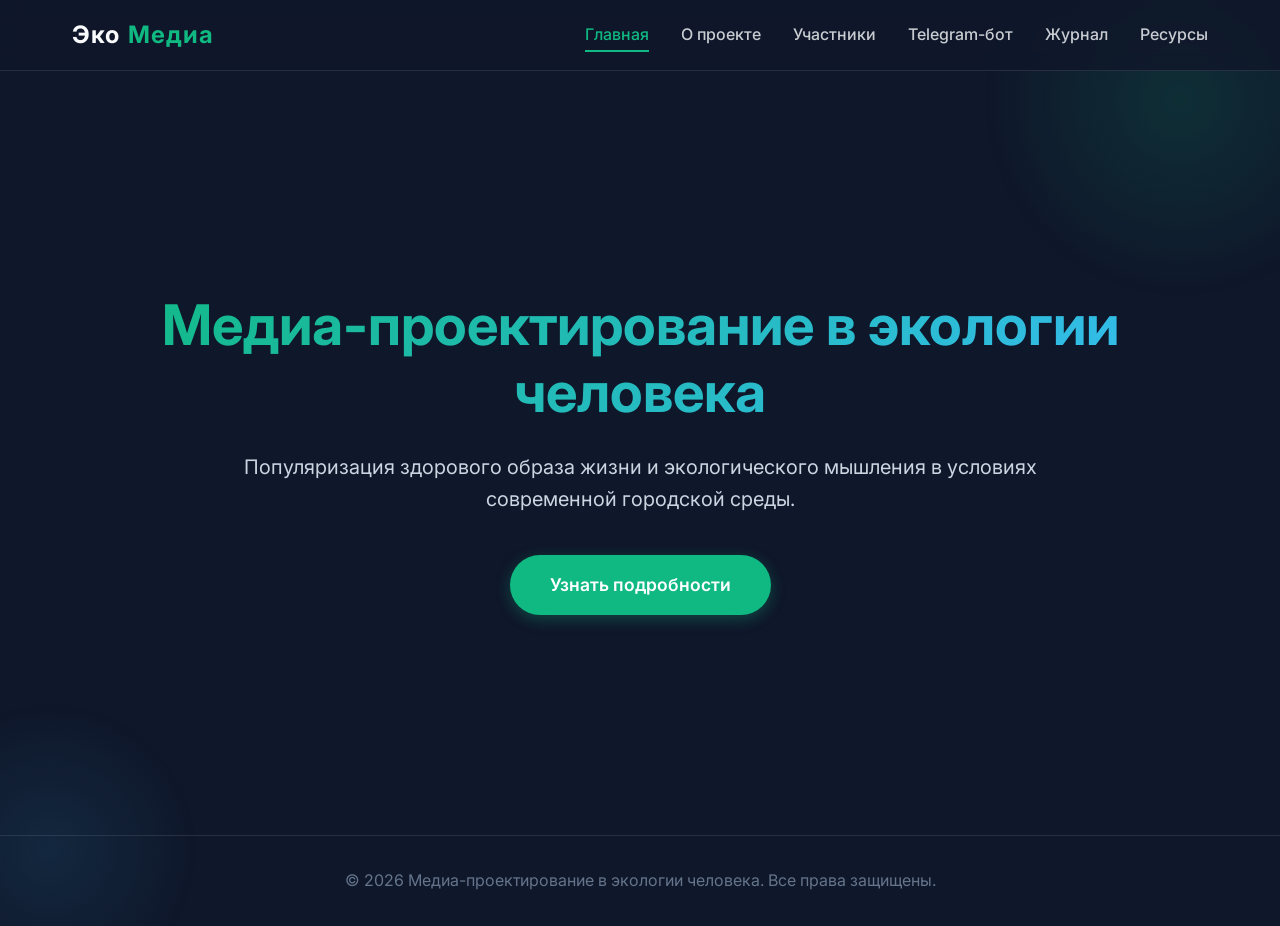
<file: site/index.html>
<!DOCTYPE html>
<html lang="ru">
<head>
    <meta charset="UTF-8">
    <meta name="viewport" content="width=device-width, initial-scale=1.0">
    <title>Главная | ЭкоМедиа</title>
    <link rel="stylesheet" href="css/style.css">
</head>
<body>

    <header>
        <nav>
            <div class="logo">Эко<span>Медиа</span></div>
            <ul class="nav-links">
                <li><a href="index.html" class="active">Главная</a></li>
                <li><a href="about.html" class="">О проекте</a></li>
                <li><a href="participants.html" class="">Участники</a></li>
                <li><a href="bot.html" class="">Telegram-бот</a></li>
                <li><a href="journal.html" class="">Журнал</a></li>
                <li><a href="resources.html" class="">Ресурсы</a></li>
            </ul>
        </nav>
    </header>

    <main>

        <section class="hero">
            <div class="hero-content">
                <h1>Медиа-проектирование в экологии человека</h1>
                <p>Популяризация здорового образа жизни и экологического мышления в условиях современной городской среды.</p>
                <a href="about.html" class="btn">Узнать подробности</a>
            </div>
        </section>

    </main>

    <footer>
        <p>&copy; 2026 Медиа-проектирование в экологии человека. Все права защищены.</p>
    </footer>

</body>
</html>
</file>
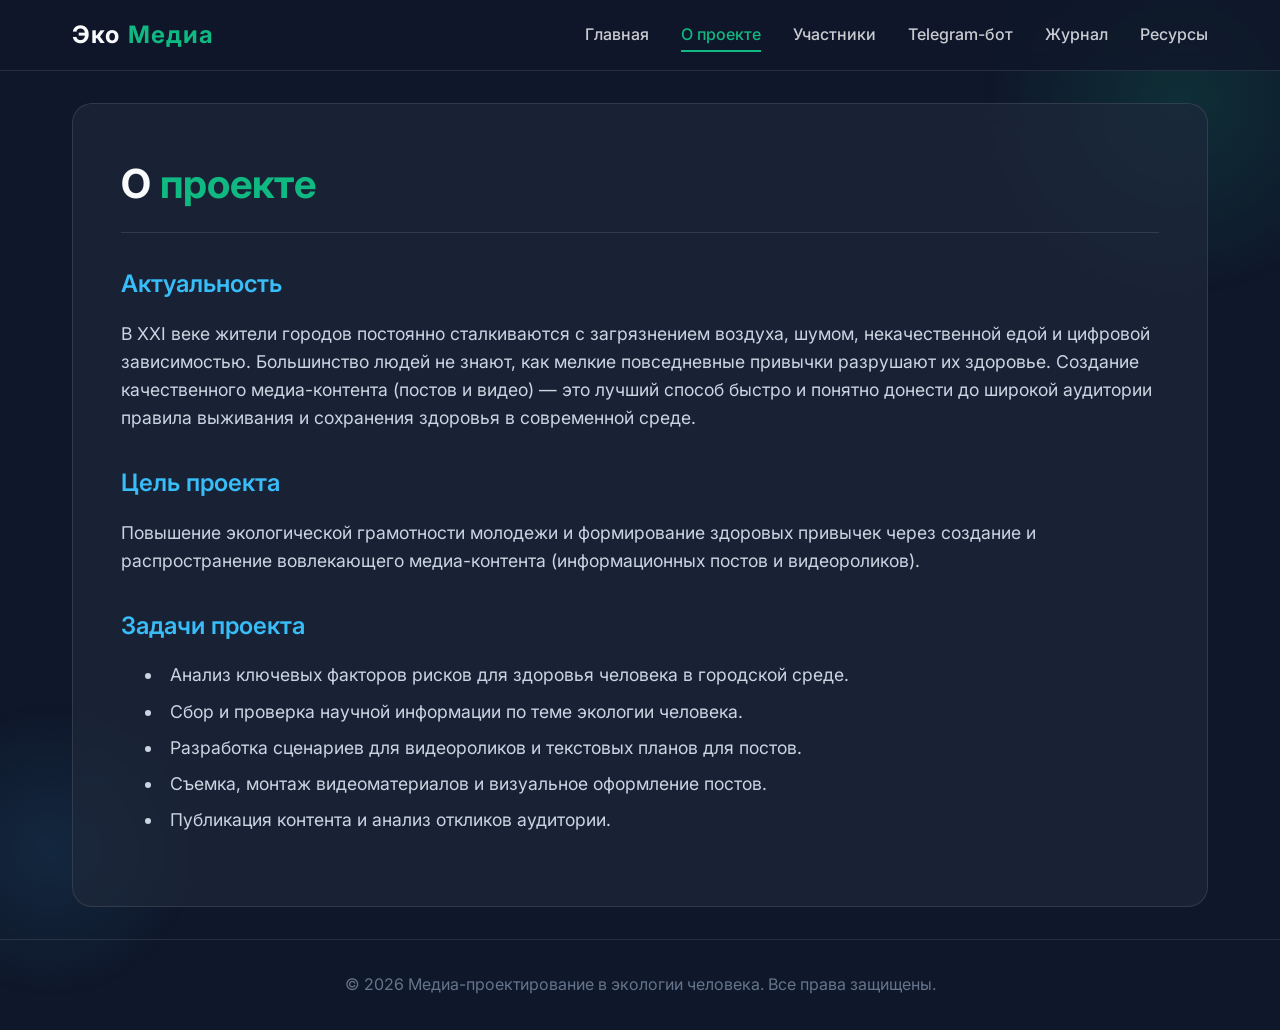
<file: site/about.html>
<!DOCTYPE html>
<html lang="ru">
<head>
    <meta charset="UTF-8">
    <meta name="viewport" content="width=device-width, initial-scale=1.0">
    <title>О проекте | ЭкоМедиа</title>
    <link rel="stylesheet" href="css/style.css">
</head>
<body>

    <header>
        <nav>
            <div class="logo">Эко<span>Медиа</span></div>
            <ul class="nav-links">
                <li><a href="index.html" class="">Главная</a></li>
                <li><a href="about.html" class="active">О проекте</a></li>
                <li><a href="participants.html" class="">Участники</a></li>
                <li><a href="bot.html" class="">Telegram-бот</a></li>
                <li><a href="journal.html" class="">Журнал</a></li>
                <li><a href="resources.html" class="">Ресурсы</a></li>
            </ul>
        </nav>
    </header>

    <main>

        <section class="content-section">
            <h2>О <span>проекте</span></h2>
            <h3>Актуальность</h3>
            <p>В XXI веке жители городов постоянно сталкиваются с загрязнением воздуха, шумом, некачественной едой и цифровой зависимостью. Большинство людей не знают, как мелкие повседневные привычки разрушают их здоровье. Создание качественного медиа-контента (постов и видео) — это лучший способ быстро и понятно донести до широкой аудитории правила выживания и сохранения здоровья в современной среде.</p>
            
            <h3>Цель проекта</h3>
            <p>Повышение экологической грамотности молодежи и формирование здоровых привычек через создание и распространение вовлекающего медиа-контента (информационных постов и видеороликов).</p>
            
            <h3>Задачи проекта</h3>
            <ul>
                <li>Анализ ключевых факторов рисков для здоровья человека в городской среде.</li>
                <li>Сбор и проверка научной информации по теме экологии человека.</li>
                <li>Разработка сценариев для видеороликов и текстовых планов для постов.</li>
                <li>Съемка, монтаж видеоматериалов и визуальное оформление постов.</li>
                <li>Публикация контента и анализ откликов аудитории.</li>
            </ul>
        </section>

    </main>

    <footer>
        <p>&copy; 2026 Медиа-проектирование в экологии человека. Все права защищены.</p>
    </footer>

</body>
</html>
</file>
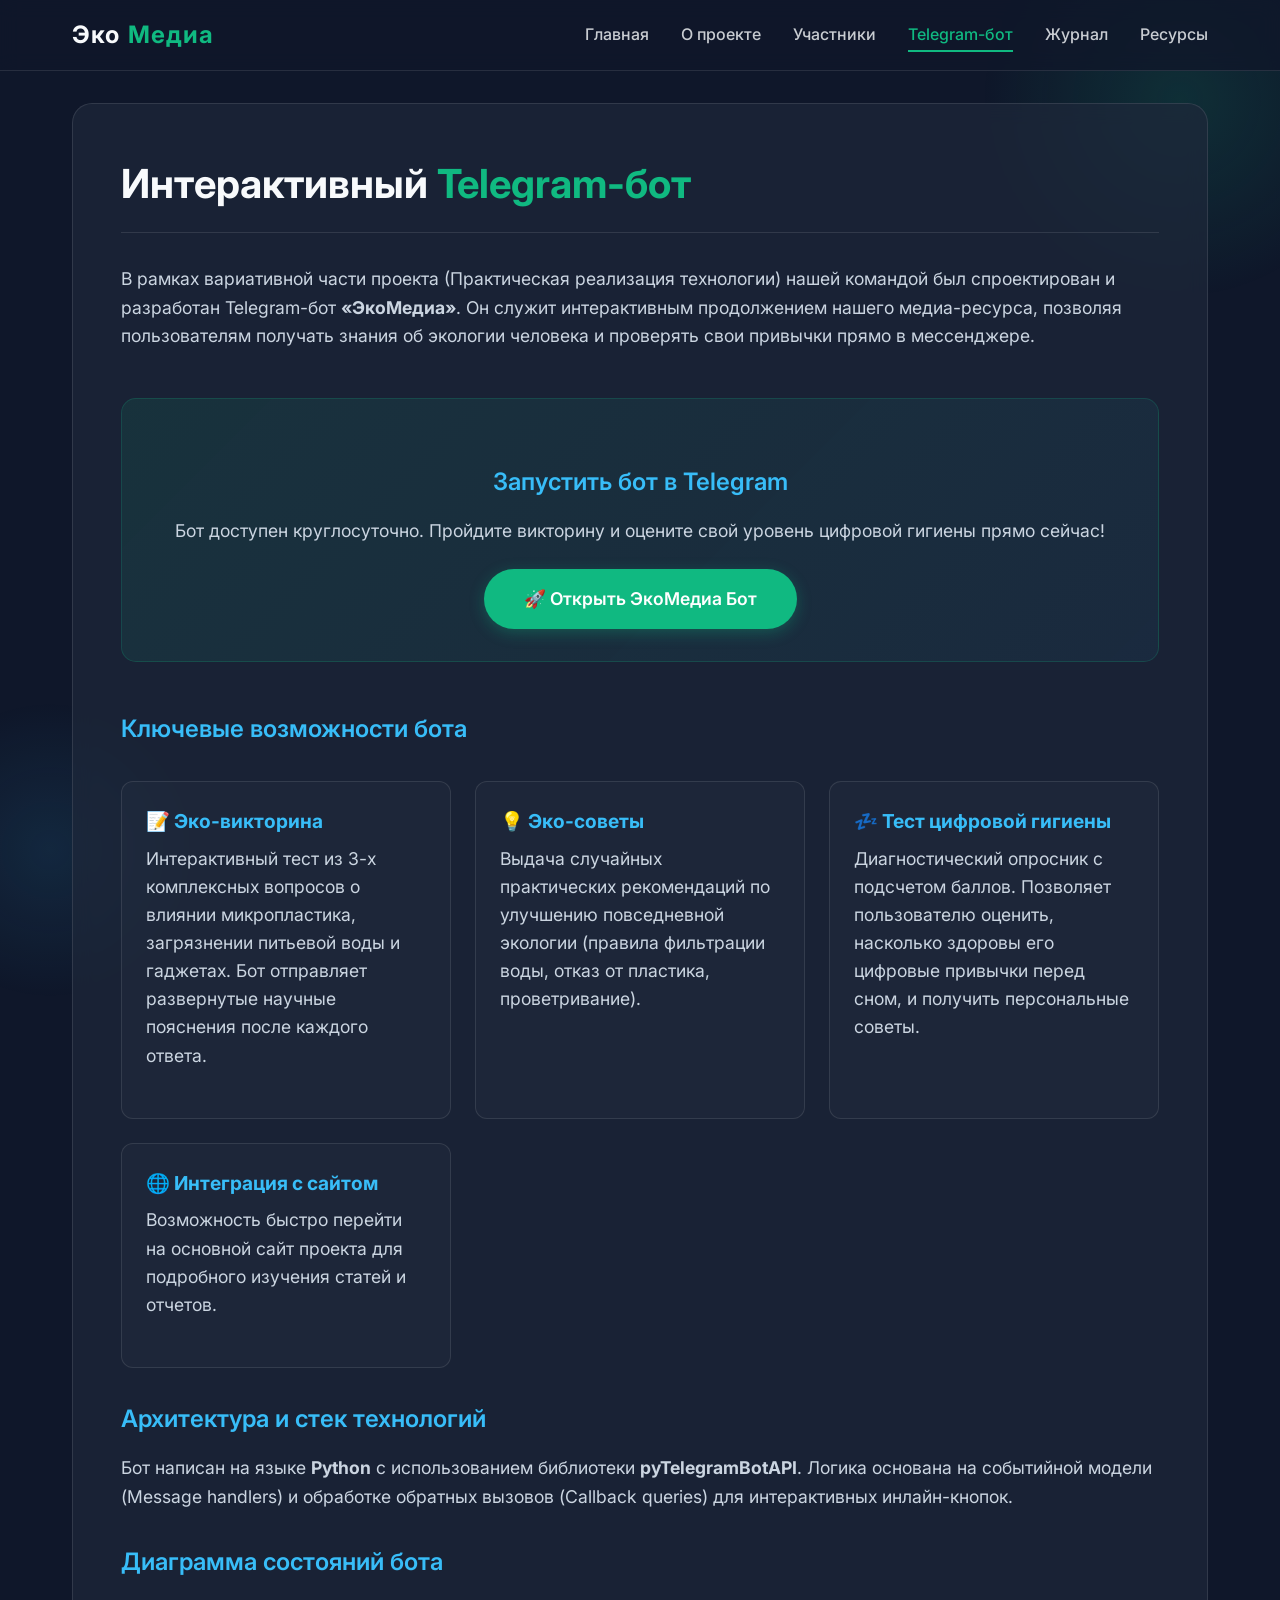
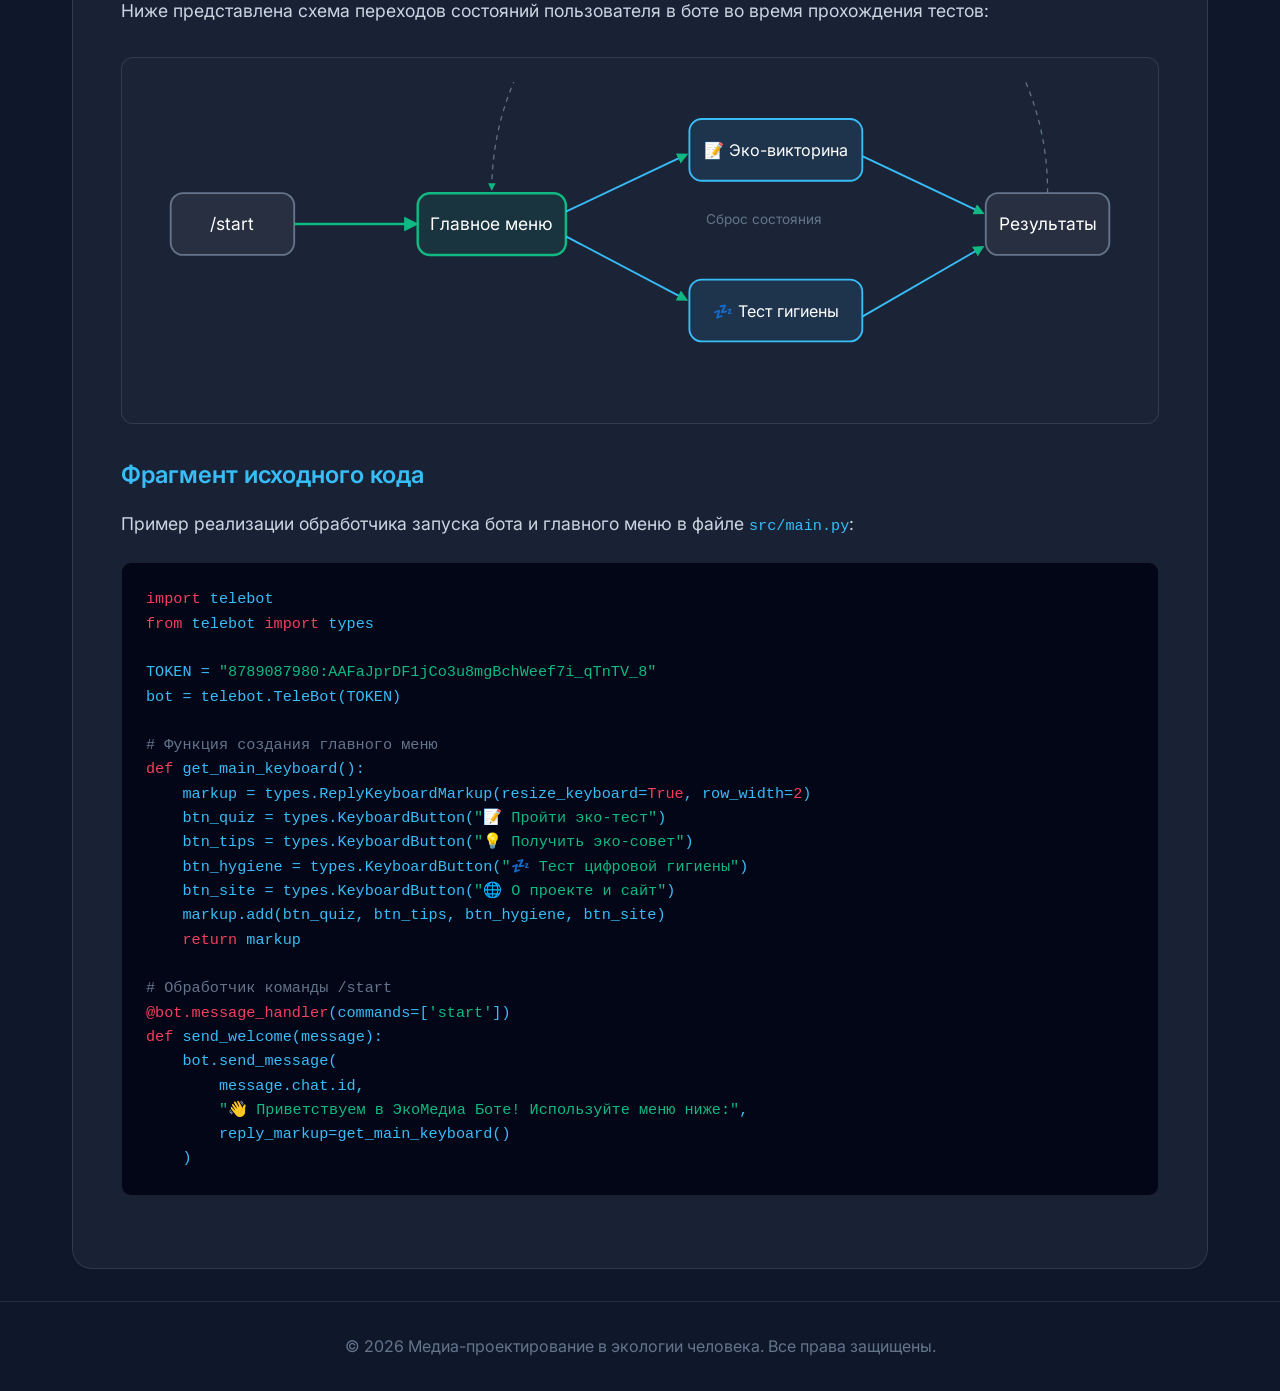
<file: site/bot.html>
<!DOCTYPE html>
<html lang="ru">
<head>
    <meta charset="UTF-8">
    <meta name="viewport" content="width=device-width, initial-scale=1.0">
    <title>Telegram-бот | ЭкоМедиа</title>
    <link rel="stylesheet" href="css/style.css">
    <style>
        .bot-features {
            display: grid;
            grid-template-columns: repeat(auto-fit, minmax(250px, 1fr));
            gap: 1.5rem;
            margin: 2rem 0;
        }
        .feature-card {
            background: rgba(255, 255, 255, 0.02);
            border: 1px solid var(--border-color);
            padding: 1.5rem;
            border-radius: 12px;
            transition: all 0.3s ease;
        }
        .feature-card:hover {
            background: rgba(255, 255, 255, 0.05);
            border-color: var(--accent-color);
            transform: translateY(-3px);
        }
        .feature-card h4 {
            color: #38bdf8;
            margin-bottom: 0.5rem;
            font-size: 1.2rem;
        }
        .bot-launch-container {
            text-align: center;
            margin: 3rem 0;
            padding: 2rem;
            background: linear-gradient(135deg, rgba(16, 185, 129, 0.1) 0%, rgba(56, 189, 248, 0.05) 100%);
            border: 1px solid rgba(16, 185, 129, 0.2);
            border-radius: 15px;
        }
        .bot-launch-container p {
            margin-bottom: 1.5rem;
        }
        pre {
            background: #020617;
            padding: 1.5rem;
            border-radius: 10px;
            overflow-x: auto;
            border: 1px solid var(--border-color);
            margin: 1.5rem 0;
        }
        code {
            font-family: 'Courier New', Courier, monospace;
            color: #38bdf8;
            font-size: 0.95rem;
        }
        .code-keyword { color: #f43f5e; }
        .code-string { color: #10b981; }
        .code-comment { color: #64748b; }
        .diagram-container {
            margin: 2rem 0;
            background: rgba(255,255,255,0.01);
            border: 1px solid var(--border-color);
            padding: 1.5rem;
            border-radius: 12px;
            text-align: center;
        }
        .diagram-container img, .diagram-container svg {
            max-width: 100%;
            height: auto;
        }
    </style>
</head>
<body>

    <header>
        <nav>
            <div class="logo">Эко<span>Медиа</span></div>
            <ul class="nav-links">
                <li><a href="index.html" class="">Главная</a></li>
                <li><a href="about.html" class="">О проекте</a></li>
                <li><a href="participants.html" class="">Участники</a></li>
                <li><a href="bot.html" class="active">Telegram-бот</a></li>
                <li><a href="journal.html" class="">Журнал</a></li>
                <li><a href="resources.html" class="">Ресурсы</a></li>
            </ul>
        </nav>
    </header>

    <main>

        <section class="content-section">
            <h2>Интерактивный <span>Telegram-бот</span></h2>
            <p>В рамках вариативной части проекта (Практическая реализация технологии) нашей командой был спроектирован и разработан Telegram-бот <strong>«ЭкоМедиа»</strong>. Он служит интерактивным продолжением нашего медиа-ресурса, позволяя пользователям получать знания об экологии человека и проверять свои привычки прямо в мессенджере.</p>

            <div class="bot-launch-container">
                <h3>Запустить бот в Telegram</h3>
                <p>Бот доступен круглосуточно. Пройдите викторину и оцените свой уровень цифровой гигиены прямо сейчас!</p>
                <a href="https://t.me/ecomediaprobot" target="_blank" class="btn">🚀 Открыть ЭкоМедиа Бот</a>
            </div>

            <h3>Ключевые возможности бота</h3>
            <div class="bot-features">
                <div class="feature-card">
                    <h4>📝 Эко-викторина</h4>
                    <p>Интерактивный тест из 3-х комплексных вопросов о влиянии микропластика, загрязнении питьевой воды и гаджетах. Бот отправляет развернутые научные пояснения после каждого ответа.</p>
                </div>
                <div class="feature-card">
                    <h4>💡 Эко-советы</h4>
                    <p>Выдача случайных практических рекомендаций по улучшению повседневной экологии (правила фильтрации воды, отказ от пластика, проветривание).</p>
                </div>
                <div class="feature-card">
                    <h4>💤 Тест цифровой гигиены</h4>
                    <p>Диагностический опросник с подсчетом баллов. Позволяет пользователю оценить, насколько здоровы его цифровые привычки перед сном, и получить персональные советы.</p>
                </div>
                <div class="feature-card">
                    <h4>🌐 Интеграция с сайтом</h4>
                    <p>Возможность быстро перейти на основной сайт проекта для подробного изучения статей и отчетов.</p>
                </div>
            </div>

            <h3>Архитектура и стек технологий</h3>
            <p>Бот написан на языке <strong>Python</strong> с использованием библиотеки <strong>pyTelegramBotAPI</strong>. Логика основана на событийной модели (Message handlers) и обработке обратных вызовов (Callback queries) для интерактивных инлайн-кнопок.</p>

            <h3>Диаграмма состояний бота</h3>
            <p>Ниже представлена схема переходов состояний пользователя в боте во время прохождения тестов:</p>
            
            <div class="diagram-container">
                <!-- SVG диаграмма состояний для визуального премиум-оформления -->
                <svg viewBox="0 0 800 250" xmlns="http://www.w3.org/2000/svg">
                    <!-- Definitions for arrows -->
                    <defs>
                        <marker id="arrow" viewBox="0 0 10 10" refX="5" refY="5" markerWidth="6" markerHeight="6" orient="auto-start-reverse">
                            <path d="M 0 0 L 10 5 L 0 10 z" fill="#10b981"/>
                        </marker>
                    </defs>
                    
                    <!-- Nodes -->
                    <rect x="20" y="90" width="100" height="50" rx="10" fill="rgba(255,255,255,0.05)" stroke="#64748b" stroke-width="1.5"/>
                    <text x="70" y="120" fill="#fff" font-family="Inter" font-size="14" text-anchor="middle">/start</text>
                    
                    <rect x="220" y="90" width="120" height="50" rx="10" fill="rgba(16, 185, 129, 0.1)" stroke="#10b981" stroke-width="2"/>
                    <text x="280" y="120" fill="#fff" font-family="Inter" font-size="14" text-anchor="middle">Главное меню</text>
                    
                    <rect x="440" y="30" width="140" height="50" rx="10" fill="rgba(56, 189, 248, 0.1)" stroke="#38bdf8" stroke-width="1.5"/>
                    <text x="510" y="60" fill="#fff" font-family="Inter" font-size="13" text-anchor="middle">📝 Эко-викторина</text>

                    <rect x="440" y="160" width="140" height="50" rx="10" fill="rgba(56, 189, 248, 0.1)" stroke="#38bdf8" stroke-width="1.5"/>
                    <text x="510" y="190" fill="#fff" font-family="Inter" font-size="13" text-anchor="middle">💤 Тест гигиены</text>
                    
                    <rect x="680" y="90" width="100" height="50" rx="10" fill="rgba(255,255,255,0.05)" stroke="#64748b" stroke-width="1.5"/>
                    <text x="730" y="120" fill="#fff" font-family="Inter" font-size="14" text-anchor="middle">Результаты</text>
                    
                    <!-- Connectors -->
                    <line x1="120" y1="115" x2="215" y2="115" stroke="#10b981" stroke-width="2" marker-end="url(#arrow)"/>
                    
                    <path d="M 340 105 L 435 60" stroke="#38bdf8" stroke-width="1.5" marker-end="url(#arrow)"/>
                    <path d="M 340 125 L 435 175" stroke="#38bdf8" stroke-width="1.5" marker-end="url(#arrow)"/>

                    <path d="M 580 60 L 675 105" stroke="#38bdf8" stroke-width="1.5" marker-end="url(#arrow)"/>
                    <path d="M 580 190 L 675 135" stroke="#38bdf8" stroke-width="1.5" marker-end="url(#arrow)"/>
                    
                    <path d="M 730 90 A 200 200 0 0 0 280 85" fill="none" stroke="#64748b" stroke-width="1" stroke-dasharray="4" marker-end="url(#arrow)"/>
                    <text x="500" y="115" fill="#64748b" font-family="Inter" font-size="11" text-anchor="middle">Сброс состояния</text>
                </svg>
            </div>

            <h3>Фрагмент исходного кода</h3>
            <p>Пример реализации обработчика запуска бота и главного меню в файле <code>src/main.py</code>:</p>
            <pre><code><span class="code-keyword">import</span> telebot
<span class="code-keyword">from</span> telebot <span class="code-keyword">import</span> types

TOKEN = <span class="code-string">"8789087980:AAFaJprDF1jCo3u8mgBchWeef7i_qTnTV_8"</span>
bot = telebot.TeleBot(TOKEN)

<span class="code-comment"># Функция создания главного меню</span>
<span class="code-keyword">def</span> <span class="code-theme">get_main_keyboard</span>():
    markup = types.ReplyKeyboardMarkup(resize_keyboard=<span class="code-keyword">True</span>, row_width=<span class="code-keyword">2</span>)
    btn_quiz = types.KeyboardButton(<span class="code-string">"📝 Пройти эко-тест"</span>)
    btn_tips = types.KeyboardButton(<span class="code-string">"💡 Получить эко-совет"</span>)
    btn_hygiene = types.KeyboardButton(<span class="code-string">"💤 Тест цифровой гигиены"</span>)
    btn_site = types.KeyboardButton(<span class="code-string">"🌐 О проекте и сайт"</span>)
    markup.add(btn_quiz, btn_tips, btn_hygiene, btn_site)
    <span class="code-keyword">return</span> markup

<span class="code-comment"># Обработчик команды /start</span>
<span class="code-keyword">@bot.message_handler</span>(commands=[<span class="code-string">'start'</span>])
<span class="code-keyword">def</span> <span class="code-theme">send_welcome</span>(message):
    bot.send_message(
        message.chat.id, 
        <span class="code-string">"👋 Приветствуем в ЭкоМедиа Боте! Используйте меню ниже:"</span>, 
        reply_markup=get_main_keyboard()
    )</code></pre>
        </section>

    </main>

    <footer>
        <p>&copy; 2026 Медиа-проектирование в экологии человека. Все права защищены.</p>
    </footer>

</body>
</html>
</file>
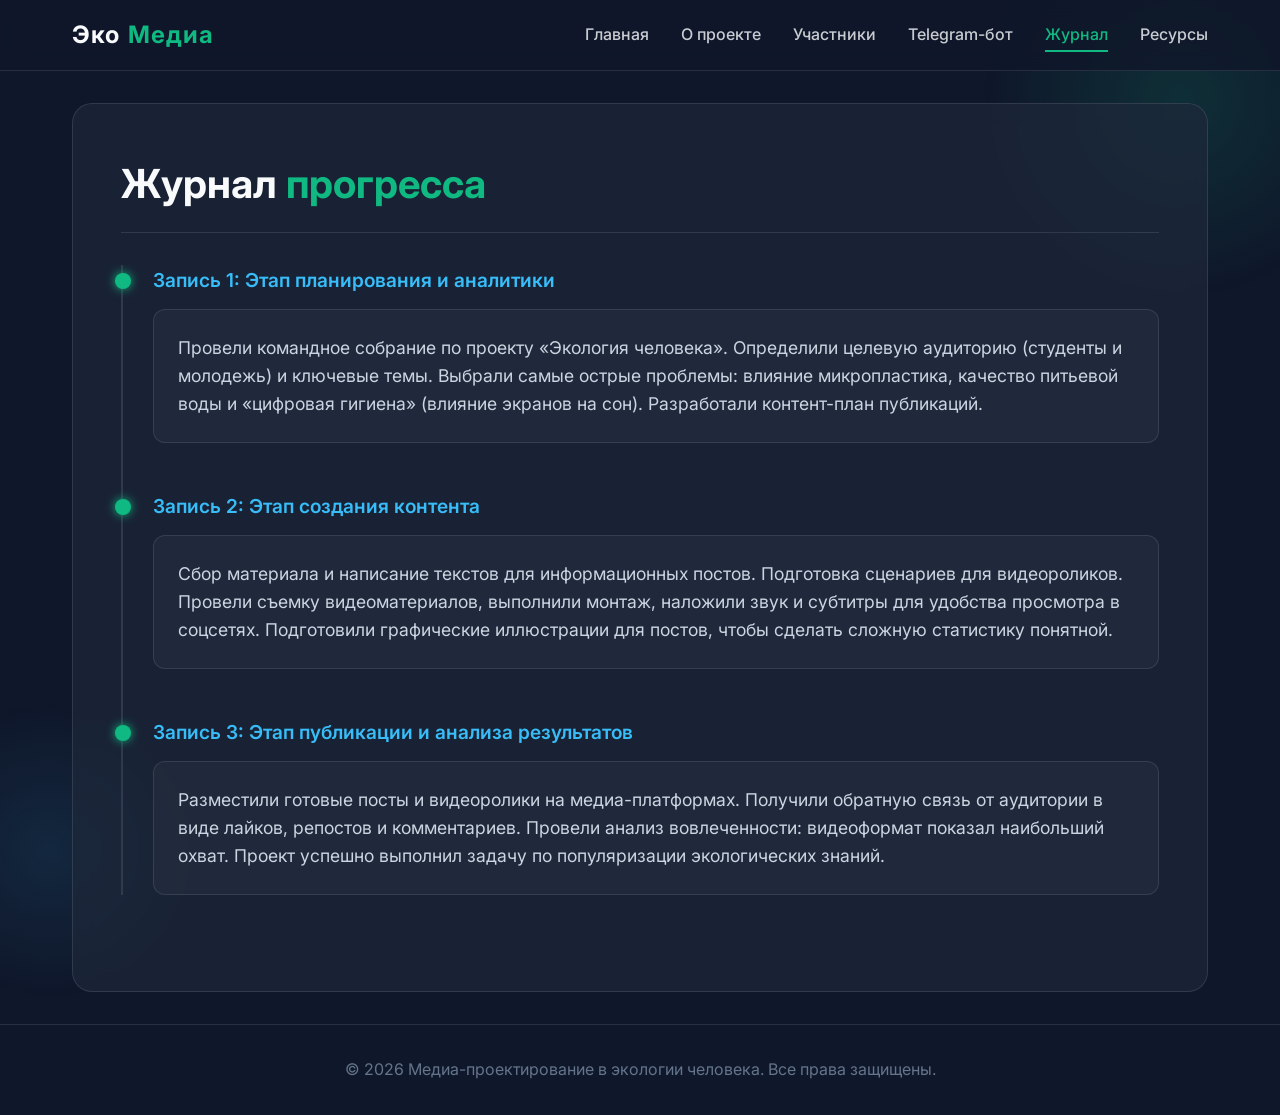
<file: site/journal.html>
<!DOCTYPE html>
<html lang="ru">
<head>
    <meta charset="UTF-8">
    <meta name="viewport" content="width=device-width, initial-scale=1.0">
    <title>Журнал прогресса | ЭкоМедиа</title>
    <link rel="stylesheet" href="css/style.css">
</head>
<body>

    <header>
        <nav>
            <div class="logo">Эко<span>Медиа</span></div>
            <ul class="nav-links">
                <li><a href="index.html" class="">Главная</a></li>
                <li><a href="about.html" class="">О проекте</a></li>
                <li><a href="participants.html" class="">Участники</a></li>
                <li><a href="bot.html" class="">Telegram-бот</a></li>
                <li><a href="journal.html" class="active">Журнал</a></li>
                <li><a href="resources.html" class="">Ресурсы</a></li>
            </ul>
        </nav>
    </header>

    <main>

        <section class="content-section">
            <h2>Журнал <span>прогресса</span></h2>
            <div class="timeline">
                <div class="timeline-item">
                    <div class="timeline-date">Запись 1: Этап планирования и аналитики</div>
                    <div class="timeline-content">
                        <p>Провели командное собрание по проекту «Экология человека». Определили целевую аудиторию (студенты и молодежь) и ключевые темы. Выбрали самые острые проблемы: влияние микропластика, качество питьевой воды и «цифровая гигиена» (влияние экранов на сон). Разработали контент-план публикаций.</p>
                    </div>
                </div>
                <div class="timeline-item">
                    <div class="timeline-date">Запись 2: Этап создания контента</div>
                    <div class="timeline-content">
                        <p>Сбор материала и написание текстов для информационных постов. Подготовка сценариев для видеороликов. Провели съемку видеоматериалов, выполнили монтаж, наложили звук и субтитры для удобства просмотра в соцсетях. Подготовили графические иллюстрации для постов, чтобы сделать сложную статистику понятной.</p>
                    </div>
                </div>
                <div class="timeline-item">
                    <div class="timeline-date">Запись 3: Этап публикации и анализа результатов</div>
                    <div class="timeline-content">
                        <p>Разместили готовые посты и видеоролики на медиа-платформах. Получили обратную связь от аудитории в виде лайков, репостов и комментариев. Провели анализ вовлеченности: видеоформат показал наибольший охват. Проект успешно выполнил задачу по популяризации экологических знаний.</p>
                    </div>
                </div>
            </div>
        </section>

    </main>

    <footer>
        <p>&copy; 2026 Медиа-проектирование в экологии человека. Все права защищены.</p>
    </footer>

</body>
</html>
</file>
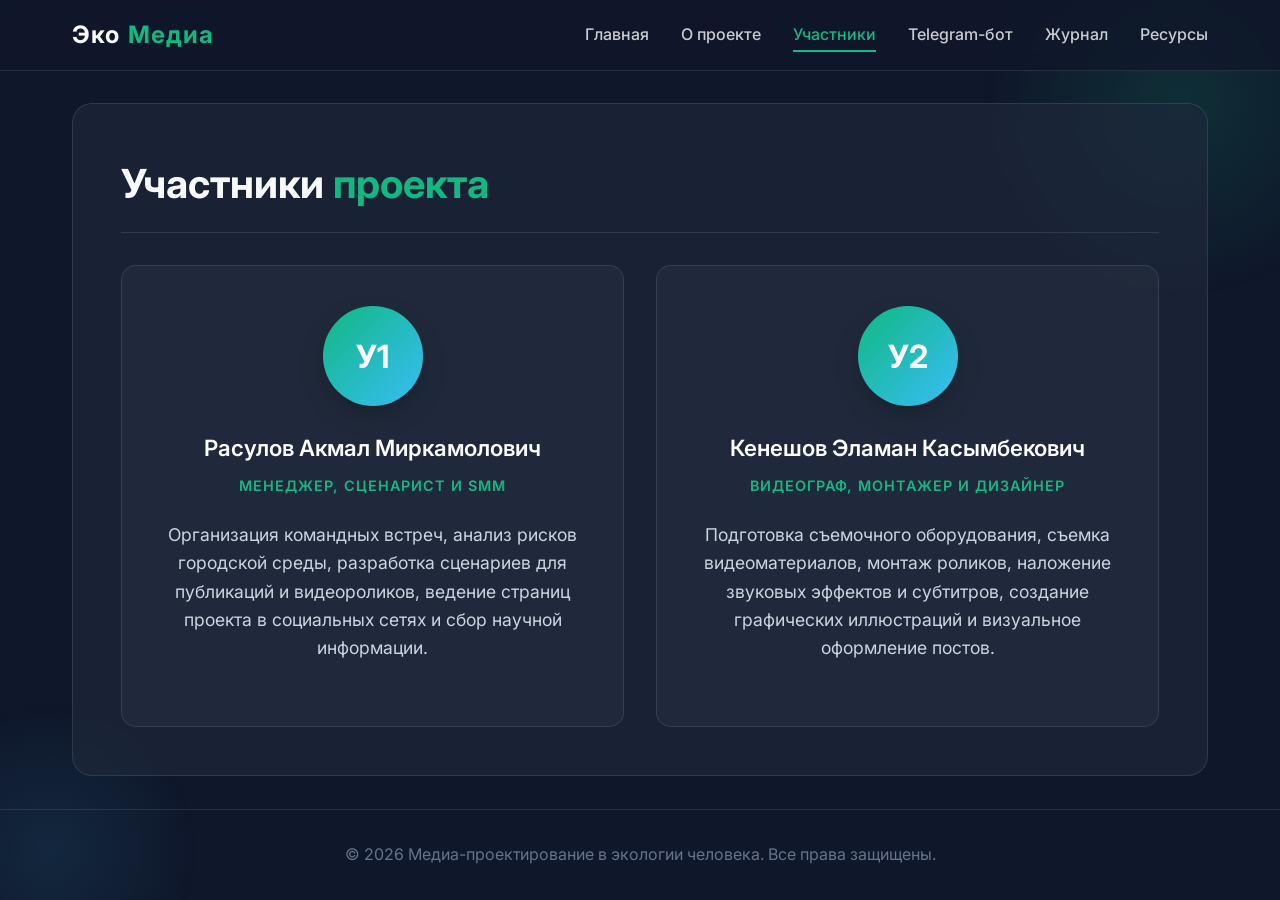
<file: site/participants.html>
<!DOCTYPE html>
<html lang="ru">
<head>
    <meta charset="UTF-8">
    <meta name="viewport" content="width=device-width, initial-scale=1.0">
    <title>Участники | ЭкоМедиа</title>
    <link rel="stylesheet" href="css/style.css">
</head>
<body>

    <header>
        <nav>
            <div class="logo">Эко<span>Медиа</span></div>
            <ul class="nav-links">
                <li><a href="index.html" class="">Главная</a></li>
                <li><a href="about.html" class="">О проекте</a></li>
                <li><a href="participants.html" class="active">Участники</a></li>
                <li><a href="bot.html" class="">Telegram-бот</a></li>
                <li><a href="journal.html" class="">Журнал</a></li>
                <li><a href="resources.html" class="">Ресурсы</a></li>
            </ul>
        </nav>
    </header>

    <main>

        <section class="content-section">
            <h2>Участники <span>проекта</span></h2>
            <div class="participants-grid">
                <div class="participant-card">
                    <div class="avatar"></div>
                    <h3>Расулов Акмал Миркамолович</h3>
                    <p class="role">Менеджер, Сценарист и SMM</p>
                    <p>Организация командных встреч, анализ рисков городской среды, разработка сценариев для публикаций и видеороликов, ведение страниц проекта в социальных сетях и сбор научной информации.</p>
                </div>
                <div class="participant-card">
                    <div class="avatar"></div>
                    <h3>Кенешов Эламан Касымбекович</h3>
                    <p class="role">Видеограф, Монтажер и Дизайнер</p>
                    <p>Подготовка съемочного оборудования, съемка видеоматериалов, монтаж роликов, наложение звуковых эффектов и субтитров, создание графических иллюстраций и визуальное оформление постов.</p>
                </div>
            </div>
        </section>

    </main>

    <footer>
        <p>&copy; 2026 Медиа-проектирование в экологии человека. Все права защищены.</p>
    </footer>

</body>
</html>
</file>
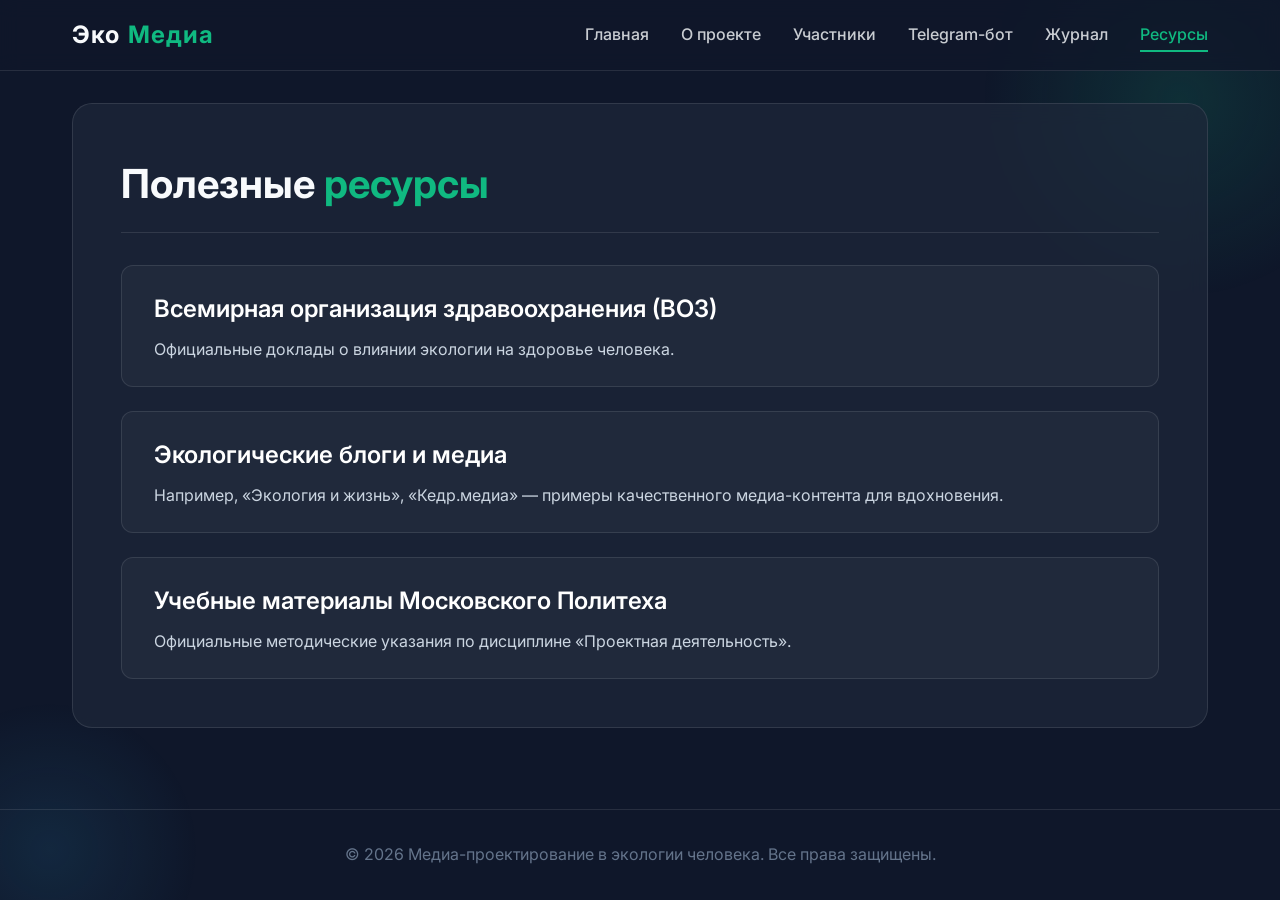
<file: site/resources.html>
<!DOCTYPE html>
<html lang="ru">
<head>
    <meta charset="UTF-8">
    <meta name="viewport" content="width=device-width, initial-scale=1.0">
    <title>Ресурсы | ЭкоМедиа</title>
    <link rel="stylesheet" href="css/style.css">
</head>
<body>

    <header>
        <nav>
            <div class="logo">Эко<span>Медиа</span></div>
            <ul class="nav-links">
                <li><a href="index.html" class="">Главная</a></li>
                <li><a href="about.html" class="">О проекте</a></li>
                <li><a href="participants.html" class="">Участники</a></li>
                <li><a href="bot.html" class="">Telegram-бот</a></li>
                <li><a href="journal.html" class="">Журнал</a></li>
                <li><a href="resources.html" class="active">Ресурсы</a></li>
            </ul>
        </nav>
    </header>

    <main>

        <section class="content-section">
            <h2>Полезные <span>ресурсы</span></h2>
            <div class="resources-list">
                <a href="#" class="resource-card">
                    <h3>Всемирная организация здравоохранения (ВОЗ)</h3>
                    <p>Официальные доклады о влиянии экологии на здоровье человека.</p>
                </a>
                <a href="#" class="resource-card">
                    <h3>Экологические блоги и медиа</h3>
                    <p>Например, «Экология и жизнь», «Кедр.медиа» — примеры качественного медиа-контента для вдохновения.</p>
                </a>
                <a href="#" class="resource-card">
                    <h3>Учебные материалы Московского Политеха</h3>
                    <p>Официальные методические указания по дисциплине «Проектная деятельность».</p>
                </a>
            </div>
        </section>

    </main>

    <footer>
        <p>&copy; 2026 Медиа-проектирование в экологии человека. Все права защищены.</p>
    </footer>

</body>
</html>
</file>
<file: site/css/style.css>
@import url('https://fonts.googleapis.com/css2?family=Inter:wght@300;400;500;600;700&display=swap');

:root {
    --bg-color: #0f172a;
    --text-color: #f8fafc;
    --accent-color: #10b981;
    --accent-hover: #059669;
    --card-bg: rgba(30, 41, 59, 0.7);
    --border-color: rgba(255, 255, 255, 0.1);
}

* {
    margin: 0;
    padding: 0;
    box-sizing: border-box;
}

body {
    font-family: 'Inter', sans-serif;
    background-color: var(--bg-color);
    color: var(--text-color);
    line-height: 1.6;
    overflow-x: hidden;
    display: flex;
    flex-direction: column;
    min-height: 100vh;
}

/* Background decorations */
body::before {
    content: '';
    position: fixed;
    top: -100px;
    right: -100px;
    width: 400px;
    height: 400px;
    border-radius: 50%;
    background: radial-gradient(circle, rgba(16, 185, 129, 0.15) 0%, rgba(15, 23, 42, 0) 70%);
    z-index: -1;
    pointer-events: none;
}

body::after {
    content: '';
    position: fixed;
    bottom: -100px;
    left: -100px;
    width: 300px;
    height: 300px;
    border-radius: 50%;
    background: radial-gradient(circle, rgba(56, 189, 248, 0.1) 0%, rgba(15, 23, 42, 0) 70%);
    z-index: -1;
    pointer-events: none;
}

/* Header & Nav */
header {
    background: rgba(15, 23, 42, 0.8);
    backdrop-filter: blur(10px);
    border-bottom: 1px solid var(--border-color);
    position: sticky;
    top: 0;
    z-index: 100;
}

nav {
    display: flex;
    justify-content: space-between;
    align-items: center;
    max-width: 1200px;
    margin: 0 auto;
    padding: 1rem 2rem;
}

.logo {
    font-size: 1.5rem;
    font-weight: 700;
    color: var(--text-color);
    letter-spacing: 1px;
    display: flex;
    align-items: center;
    gap: 0.5rem;
}

.logo span {
    color: var(--accent-color);
}

.nav-links {
    display: flex;
    list-style: none;
    gap: 2rem;
}

.nav-links a {
    color: var(--text-color);
    text-decoration: none;
    font-weight: 500;
    transition: color 0.3s ease;
    padding: 0.5rem 0;
    position: relative;
    opacity: 0.8;
}

.nav-links a::after {
    content: '';
    position: absolute;
    width: 0;
    height: 2px;
    bottom: 0;
    left: 0;
    background-color: var(--accent-color);
    transition: width 0.3s ease;
}

.nav-links a:hover::after, .nav-links a.active::after {
    width: 100%;
}

.nav-links a:hover, .nav-links a.active {
    color: var(--text-color);
    opacity: 1;
}

.nav-links a.active {
    color: var(--accent-color);
}

/* Main Content */
main {
    flex: 1;
    max-width: 1200px;
    margin: 0 auto;
    padding: 2rem;
    width: 100%;
}

/* Hero Section */
.hero {
    display: flex;
    align-items: center;
    justify-content: center;
    min-height: calc(100vh - 200px);
    text-align: center;
    animation: fadeIn 1s ease-out;
}

.hero-content h1 {
    font-size: 3.5rem;
    margin-bottom: 1.5rem;
    background: linear-gradient(135deg, #10b981 0%, #38bdf8 100%);
    -webkit-background-clip: text;
    -webkit-text-fill-color: transparent;
    line-height: 1.2;
}

.hero-content p {
    font-size: 1.25rem;
    margin-bottom: 2.5rem;
    color: #cbd5e1;
    max-width: 800px;
    margin-inline: auto;
}

.btn {
    display: inline-block;
    padding: 1rem 2.5rem;
    background-color: var(--accent-color);
    color: #fff;
    text-decoration: none;
    border-radius: 50px;
    font-weight: 600;
    font-size: 1.1rem;
    transition: transform 0.3s ease, box-shadow 0.3s ease, background-color 0.3s ease;
    box-shadow: 0 4px 15px rgba(16, 185, 129, 0.3);
}

.btn:hover {
    transform: translateY(-3px);
    box-shadow: 0 8px 25px rgba(16, 185, 129, 0.4);
    background-color: var(--accent-hover);
}

/* Content Sections */
.content-section {
    background: var(--card-bg);
    backdrop-filter: blur(10px);
    border: 1px solid var(--border-color);
    border-radius: 20px;
    padding: 3rem;
    animation: slideUp 0.8s ease-out;
}

.content-section h2 {
    font-size: 2.5rem;
    margin-bottom: 2rem;
    color: var(--text-color);
    border-bottom: 1px solid var(--border-color);
    padding-bottom: 1rem;
}

.content-section h2 span {
    color: var(--accent-color);
}

.content-section h3 {
    font-size: 1.5rem;
    margin-top: 2rem;
    margin-bottom: 1rem;
    color: #38bdf8;
    font-weight: 600;
}

.content-section p, .content-section ul {
    margin-bottom: 1.5rem;
    color: #cbd5e1;
    font-size: 1.1rem;
}

.content-section ul {
    list-style-position: inside;
    margin-left: 1rem;
}

.content-section li {
    margin-bottom: 0.5rem;
    padding-left: 0.5rem;
}

/* Timeline (Journal) */
.timeline {
    position: relative;
    padding-left: 2rem;
    margin-top: 2rem;
}

.timeline::before {
    content: '';
    position: absolute;
    left: 0;
    top: 0;
    bottom: 0;
    width: 2px;
    background-color: var(--border-color);
}

.timeline-item {
    position: relative;
    margin-bottom: 3rem;
}

.timeline-item::before {
    content: '';
    position: absolute;
    left: -2.35rem;
    top: 0.5rem;
    width: 1rem;
    height: 1rem;
    background-color: var(--accent-color);
    border-radius: 50%;
    box-shadow: 0 0 10px var(--accent-color);
}

.timeline-date {
    font-weight: 600;
    color: #38bdf8;
    margin-bottom: 0.8rem;
    font-size: 1.2rem;
}

.timeline-content {
    background: rgba(255, 255, 255, 0.03);
    padding: 1.5rem;
    border-radius: 12px;
    border: 1px solid var(--border-color);
    transition: transform 0.3s ease;
}

.timeline-content:hover {
    transform: translateX(5px);
    background: rgba(255, 255, 255, 0.05);
}

.timeline-content p {
    margin-bottom: 0;
}

/* Participants Grid */
.participants-grid {
    display: grid;
    grid-template-columns: repeat(auto-fit, minmax(280px, 1fr));
    gap: 2rem;
    margin-top: 2rem;
}

.participant-card {
    background: rgba(255, 255, 255, 0.03);
    border: 1px solid var(--border-color);
    border-radius: 15px;
    padding: 2.5rem 1.5rem;
    text-align: center;
    transition: all 0.3s ease;
}

.participant-card:hover {
    transform: translateY(-5px);
    background: rgba(255, 255, 255, 0.06);
    border-color: rgba(16, 185, 129, 0.3);
}

.avatar {
    width: 100px;
    height: 100px;
    border-radius: 50%;
    background: linear-gradient(135deg, #10b981 0%, #38bdf8 100%);
    margin: 0 auto 1.5rem;
    display: flex;
    align-items: center;
    justify-content: center;
    font-size: 2rem;
    color: #fff;
    font-weight: bold;
    box-shadow: 0 10px 25px rgba(0,0,0,0.2);
}

.participant-card:nth-child(1) .avatar::after { content: 'У1'; }
.participant-card:nth-child(2) .avatar::after { content: 'У2'; }
.participant-card:nth-child(3) .avatar::after { content: 'У3'; }

.participant-card h3 {
    margin: 0 0 0.5rem 0;
    color: #fff;
    font-size: 1.4rem;
}

.participant-card .role {
    color: var(--accent-color);
    font-size: 0.9rem;
    text-transform: uppercase;
    letter-spacing: 1px;
    margin-bottom: 1.5rem;
    font-weight: 600;
}

/* Resources List */
.resources-list {
    display: grid;
    gap: 1.5rem;
    margin-top: 2rem;
}

.resource-card {
    display: block;
    background: rgba(255, 255, 255, 0.03);
    border: 1px solid var(--border-color);
    border-radius: 12px;
    padding: 1.5rem 2rem;
    text-decoration: none;
    transition: all 0.3s ease;
    position: relative;
    overflow: hidden;
}

.resource-card::before {
    content: '';
    position: absolute;
    left: 0;
    top: 0;
    bottom: 0;
    width: 4px;
    background-color: var(--accent-color);
    transform: scaleY(0);
    transition: transform 0.3s ease;
    transform-origin: bottom;
}

.resource-card:hover::before {
    transform: scaleY(1);
}

.resource-card:hover {
    background: rgba(255, 255, 255, 0.06);
    transform: translateX(5px);
}

.resource-card h3 {
    margin: 0 0 0.5rem 0;
    color: #fff;
    transition: color 0.3s ease;
}

.resource-card:hover h3 {
    color: var(--accent-color);
}

.resource-card p {
    margin: 0;
    font-size: 1rem;
    color: #cbd5e1;
}

/* Footer */
footer {
    text-align: center;
    padding: 2rem;
    border-top: 1px solid var(--border-color);
    color: #64748b;
}

/* Animations */
@keyframes fadeIn {
    from { opacity: 0; }
    to { opacity: 1; }
}

@keyframes slideUp {
    from { opacity: 0; transform: translateY(30px); }
    to { opacity: 1; transform: translateY(0); }
}

/* Responsive */
@media (max-width: 768px) {
    .hero-content h1 { font-size: 2.5rem; }
    nav { flex-direction: column; gap: 1rem; }
    .nav-links { flex-wrap: wrap; justify-content: center; gap: 1rem; }
    .content-section { padding: 2rem 1.5rem; }
}
</file>
